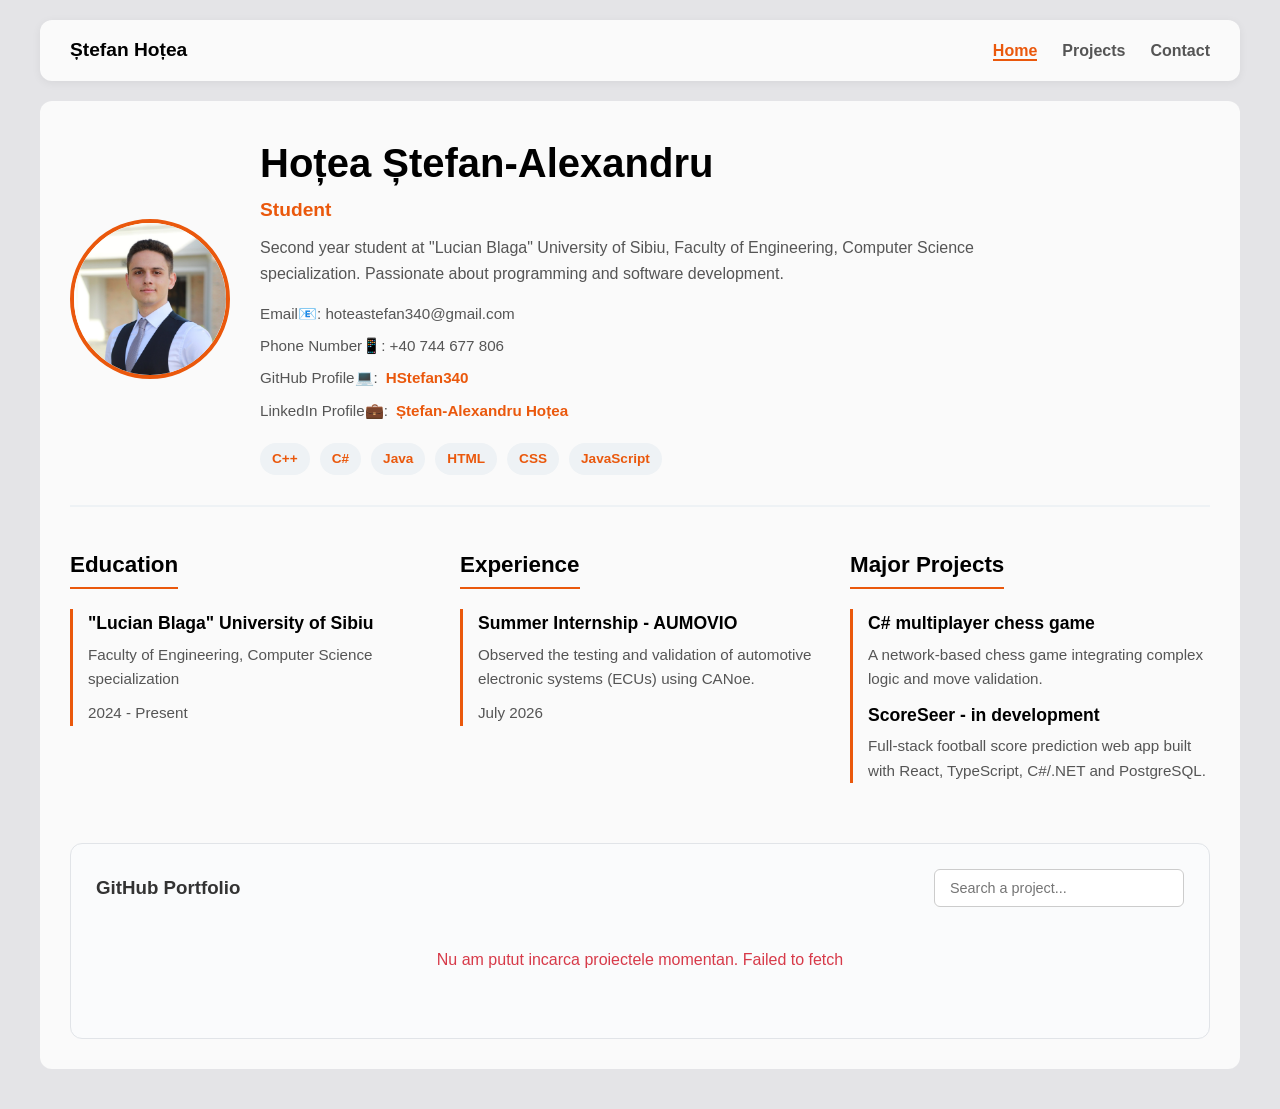
<file: index.html>
<!DOCTYPE html>
<html lang = "en">
    <head>
        <meta charset = "UTF-8">
        <meta name = "viewport" content = "width=device-width, initial-scale = 1.0">
        
        <title>Personal Web Page</title>
        
        <link rel = "stylesheet" href = "css/portfolio-style.css">

        <script src = "js/navigation.js" defer></script>
        <script src = "js/github-api-logic.js" defer></script>
    </head>
    
    <body>
        <nav class = "site-nav">
            <a href = "index.html" class = "nav-brand"> Ștefan Hoțea </a>

            <button type = "button" class = "menu-toggle" aria-label = "Toggle menu" aria-expanded = "false">
                <span></span>
                <span></span>
                <span></span>
            </button>

            <ul class = "nav-menu">
                <li><a href = "index.html" class = "nav-link current">Home</a></li>
                <li><a href = "#portfolio" class = "nav-link">Projects</a></li>
                <li><a href = "contact.html" class = "nav-link">Contact</a></li>
            </ul>
        </nav>

        <div class = "main-container">
            <header class = "profile-section">
                <div class = "profile-image-container">
                    <img src = "profile-picture.jpg" alt = "Profile Picture" class = "profile-picture">
                </div>

                <div class = "profile-info">
                    <h1>Hoțea Ștefan-Alexandru</h1>
                    <h2>Student</h2>
                    <p class = "short-description">
                        Second year student at "Lucian Blaga" University of Sibiu, Faculty of Engineering, Computer Science specialization. Passionate about programming and software development.
                    </p>

                    <div class = "contact-info">
                        <p>Email📧: hoteastefan340@gmail.com</p>
                        <p>Phone Number📱: +40 744 677 806</p>
                        <p>GitHub Profile💻: <a href = "https://github.com/HStefan340" target = "_blank">HStefan340</a></p>
                        <p>LinkedIn Profile💼: <a href = "https://www.linkedin.com/in/%C8%99tefan-alexandru-ho%C8%9Bea-47540a3b8/" target = "_blank">Ștefan-Alexandru Hoțea</a></p>
                    </div>

                    <div class = "skills-container">
                        <span>C++</span>
                        <span>C#</span>
                        <span>Java</span>
                        <span>HTML</span>
                        <span>CSS</span>
                        <span>JavaScript</span>
                    </div>
                </div>
            </header>

            <div class = "cv-grid">
                <section class = "cv-section">
                    <h3>Education</h3>
                    <article class = "education-section">
                        <h4>"Lucian Blaga" University of Sibiu</h4>
                        <p>Faculty of Engineering, Computer Science specialization</p>
                        <p>2024 - Present</p>
                    </article>
                </section>

                <section class = "cv-section">
                    <h3>Experience</h3>
                    <article class = "experience-section">
                        <h4>Summer Internship - AUMOVIO</h4>
                        <p>Observed the testing and validation of automotive electronic systems (ECUs) using CANoe.</p>
                        <p>July 2026</p>
                    </article>
                </section>

                <section class = "cv-section">
                    <h3>Major Projects</h3>
                    <article class = "projects-section">
                        <h4>C# multiplayer chess game </h4>
                        <p>A network-based chess game integrating complex logic and move validation.</p>

                        <h4>ScoreSeer - in development</h4>
                        <p>Full-stack football score prediction web app built with React, TypeScript, C#/.NET and PostgreSQL.</p>
                    </article>
                </section>
            </div>

            <section id = "portfolio" class = "github-portfolio-section">
                <div class = "portfolio-header">
                    <h3>GitHub Portfolio</h3>
                    <input type = "text" id = "project-search-input" class = "search-input" placeholder = "Search a project...">
                </div>

                <div id = "api-loading-message" class = "loading-indicator">
                    <div class = "spinner"></div>
                    <p class = "loading-text">Loading projects...</p>
                </div>

                <p id = "connection-error-container" class = "error-message hidden"></p>

                <div id = "github-projects-grid" class = "projects-grid"></div>
            </section>
        </div>
        
    </body>
</html>
</file>
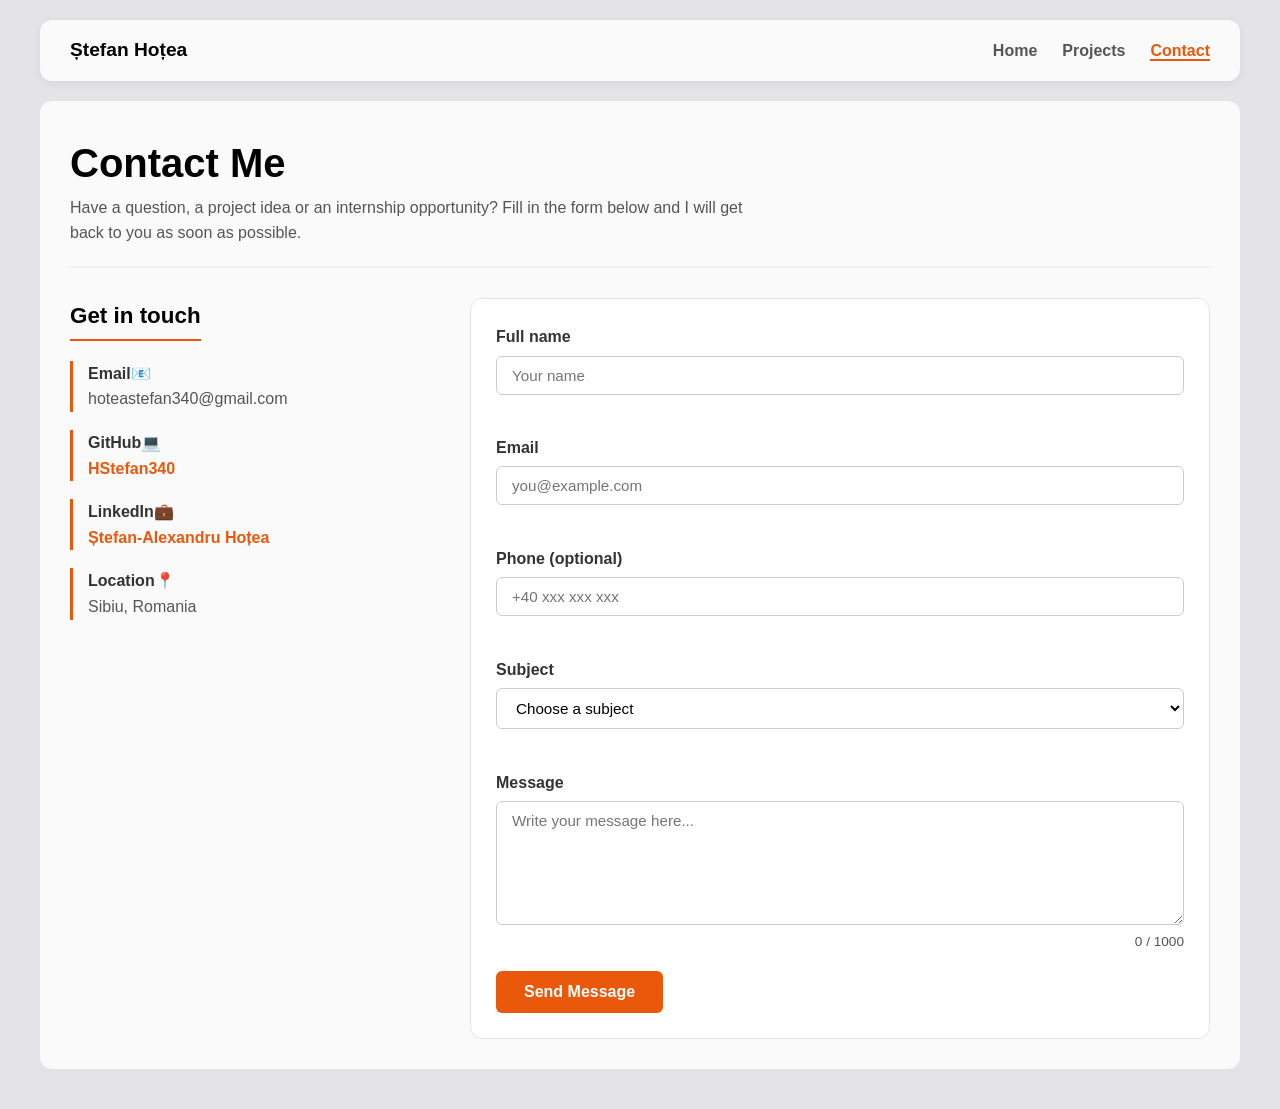
<file: contact.html>
<!DOCTYPE html>
<html lang = "en">
    <head>
        <meta charset = "UTF-8">
        <meta name = "viewport" content = "width=device-width, initial-scale = 1.0">

        <title>Contact - Hoțea Ștefan-Alexandru</title>

        <link rel = "stylesheet" href = "css/portfolio-style.css">
        <link rel = "stylesheet" href = "css/contact.css">

        <script src = "js/navigation.js" defer></script>
        <script src = "js/contact-form.js" defer></script>
    </head>

        <body>
            <nav class = "site-nav">
                <a href = "index.html" class = "nav-brand">Ștefan Hoțea</a>

                <button type = "button" class = "menu-toggle" aria-label = "Toggle menu" aria-expanded = "false">
                    <span></span>
                    <span></span>
                    <span></span>
                </button>

                <ul class = "nav-menu">
                    <li><a href = "index.html" class = "nav-link">Home</a></li>
                    <li><a href = "index.html#portfolio" class = "nav-link">Projects</a></li>
                    <li><a href = "contact.html" class = "nav-link current">Contact</a></li>
                </ul>
            </nav>

            <div class = "main-container">
                <header class = "contact-header">
                    <h1>Contact Me</h1>
                    <p>Have a question, a project idea or an internship opportunity? Fill in the form below and I will get back to you as soon as possible.</p>
                </header>

                <div class = "contact-grid">
                    <section class = "cv-section">
                        <h3>Get in touch</h3>

                        <div class = "contact-item">
                            <h4>Email📧</h4>
                            <p>hoteastefan340@gmail.com</p>
                        </div>

                        <div class = "contact-item">
                            <h4>GitHub💻</h4>
                            <a href = "https://github.com/HStefan340" target = "_blank">HStefan340</a>
                        </div>

                        <div class = "contact-item">
                            <h4>LinkedIn💼</h4>
                            <a href = "https://www.linkedin.com/in/%C8%99tefan-alexandru-ho%C8%9Bea-47540a3b8/" target = "_blank">Ștefan-Alexandru Hoțea</a>
                        </div>

                        <div class = "contact-item">
                            <h4>Location📍</h4>
                            <p>Sibiu, Romania</p>
                        </div>
                    </section>

                    <form id = "contact-form" class = "contact-form" novalidate>
                        <label class = "form-group">
                            Full name
                            <input type = "text" name = "name" placeholder = "Your name" autocomplete = "name">
                            <small class = "field-error"></small>
                        </label>

                        <label class = "form-group">
                            Email
                            <input type = "email" name = "email" placeholder = "you@example.com" autocomplete = "email">
                            <small class = "field-error"></small>
                        </label>

                        <label class = "form-group">
                            Phone (optional)
                            <input type = "tel" name = "phone" placeholder = "+40 xxx xxx xxx" autocomplete = "tel">
                            <small class = "field-error"></small>
                        </label>

                        <label class = "form-group">
                            Subject
                            <select name = "subject">
                                <option value = "">Choose a subject</option>
                                <option>General question</option>
                                <option>Project collaboration</option>
                                <option>Internship / Job opportunity</option>
                            </select>

                            <small class = "field-error"></small>
                        </label>

                        <label class = "form-group">
                            Message
                            <textarea name = "message" rows = "6" placeholder = "Write your message here..."></textarea>
                            <div class = "message-footer">
                                <small class = "field-error"></small>
                                <small id = "message-counter" class = "character-counter">0 / 1000</small>
                            </div>
                        </label>

                        <button type = "submit" class = "submit-button">Send Message</button>

                        <p id = "form-success" class = "success-message hidden"></p>
                    </form>
                </div>
            </div>
        </body>
</html>
</file>
<file: css/portfolio-style.css>
*{
    box-sizing: border-box;
    margin: 0;
    padding: 0;
    font-family: 'Segoe UI', Tahoma, Geneva, Verdana, sans-serif;
}

body{
    background-color: #e4e4e7;
    color: #333;/**/
    line-height: 1.6;
}

.main-container{
    width: 95%;
    max-width: 1200px;
    margin: 40px auto;
    padding: 30px;
    background-color: #fafafa;
    border-radius: 12px;
}

.profile-section{
    display: flex;
    align-items: center;
    gap: 30px;
    padding-bottom: 30px;
    border-bottom: 2px solid #eef2f5;
    margin-bottom: 40px;
}

.profile-picture{
    width: 160px;
    height: 160px;
    border-radius: 50%;
    object-fit: cover;
    border: 4px solid #ea580c;
}

.profile-info h1{
    font-size: 2.5rem;
    color: #000;
}

.profile-info h2{
    font-size: 1.2rem;
    color: #ea580c;
    margin-bottom: 10px;
}

.short-description{
    color: #555;
    margin-bottom: 15px;
    max-width: 800px;
}

.contact-info{
    display: flex;
    flex-direction: column;
    gap: 8px;
    margin-bottom: 20px;
    font-size: 0.95rem;
    color: #555;
}

.contact-info p{
    display: flex;
    align-items: center;
    gap: 8px;
}

.contact-info a{
    color: #ea580c;
    text-decoration: none;
    font-weight: 600;
    transition: color 0.2s ease;
}

.contact-info a:hover{
    color: #c2410c; 
    text-decoration: underline;
}

.skills-container{
    display: flex;
    flex-wrap: wrap;
    gap: 10px;
}

.skills-container span{
    background-color: #eef2f5;
    color: #ea580c;
    padding: 5px 12px;
    border-radius: 20px;
    font-size: 0.85rem;
    font-weight: 600; 
}

.cv-grid{
    display: grid;
    grid-template-columns: repeat(3, 1fr);
    gap: 30px;
    margin-bottom: 40px;
}

.cv-section h3{
    font-size: 1.4rem;
    margin-bottom: 20px;
    color: #000;
    border-bottom: 2px solid #ea580c;
    display: inline-block;
    padding-bottom: 5px;
}

.education-section, .experience-section, .projects-section{
    margin-bottom: 20px;
    padding-left: 15px;
    border-left: 3px solid #ea580c;
}

.education-section h4, .experience-section h4, .projects-section h4{
    color: #000;
    font-size: 1.1rem;
    margin-bottom: 5px;
}

.education-section p, .experience-section p, .projects-section p{
    font-size: 0.95rem;
    color: #555;
    margin-bottom: 10px;
}

.github-portfolio-section{
    background-color: #fafbfc;
    padding: 25px;
    border-radius: 12px;
    border: 1px solid #e1e4e8;
}

.portfolio-header {
    display: flex;
    justify-content: space-between;
    align-items: center;
    margin-bottom: 20px;
}

.search-input{
    padding: 10px 15px;
    border: 1px solid #ccc;
    border-radius: 6px;
    width: 250px;
    font-size: 0.9rem;
}

.projects-grid{
    display: grid;
    grid-template-columns: repeat(auto-fill, minmax(300px, 1fr));
    gap: 20px;
    margin-top: 20px;
}

.hidden{
    display: none !important;
}

.loading-indicator{
    display: flex;
    flex-direction: column;
    align-items: center;
    padding: 40px;
    gap: 15px;
}

.spinner{
    width: 50px;
    height: 50px;
    border: 5px solid #eef2f5;
    border-top: 5px solid #e11d48;
    border-radius: 50%;
    animation: spin 1s linear infinite;
}

.loading-text{
    color: #e11d48;
    font-weight: 600;
    font-size: 1.1rem;
}

@keyframes spin{
    0% { transform: rotate(0deg); }
    100% { transform: rotate(360deg); }
}

.error-message{
    color: #d73a49;
    text-align: center;
    padding: 20px;
}

.project-card{
    background: #fff;
    border: 1px solid #e11d48;
    border-radius: 8px;
    padding: 20px;
    display: flex;
    flex-direction: column;
}

.project-card h4{
    color: #e11d48;
    font-size: 1.2rem;
    margin-bottom: 10px;
}

.project-description{
    flex-grow: 1;
    font-size: 0.95rem;
    color: #586069;
    margin-bottom: 15px;
}

.project-stats{
    display: flex;
    gap: 15px;
    font-size: 0.85rem;
    color: #586069;
    align-items: center;
    margin-bottom: 5px;
}

.language-tag{
    background-color: #f1f8ff;
    color: #e11d48;
    padding: 3px 8px;
    border-radius: 12px;
    font-weight: bold;
}

.github-link{
    display: inline-block;
    text-align: center;
    background-color: #2ea44f;
    color: white;
    text-decoration: none;
    padding: 8px 12px;
    border-radius: 6px;
    font-size: 0.9rem;
    font-weight: 600;
}

.github-link:hover{
    background-color: #2c974b;
}

:root{
    --primary-color: #ea580c;
    --primary-dark: #c2410c;
    --error-color: #d73a49;
    --success-color: #2ea44f;
}

html{
    scroll-behavior: smooth;
}

#portfolio{
    scroll-margin-top: 100px;
}

.site-nav{
    position: sticky;
    top: 0;
    z-index: 100;
    display: flex;
    flex-wrap: wrap;
    justify-content: space-between;
    align-items: center;
    width: 95%;
    max-width: 1200px;
    margin: 20px auto 0;
    padding: 15px 30px;
    background-color: #fafafa;
    border-radius: 12px;
    box-shadow: 0 2px 10px rgba(0, 0, 0, 0.06);
}

.site-nav + .main-container{
    margin-top: 20px;
}

.nav-brand{
    font-size: 1.2rem;
    font-weight: 700;
    color: #000;
    text-decoration: none;
}

.nav-menu{
    display: flex;
    gap: 25px;
    list-style: none;
}

.nav-link{
    color: #555;
    font-weight: 600;
    text-decoration: none;
    border-bottom: 2px solid transparent;
    transition: 0.2s;
}

.nav-link:hover, .nav-link.current{
    color: var(--primary-color);
    border-bottom-color: var(--primary-color);
}

.menu-toggle{
    display: none;
    flex-direction: column;
    gap: 5px;
    background: none;
    border: none;
    cursor: pointer;
}

.menu-toggle span{
    width: 25px;
    height: 3px;
    background-color: #000;
    transition: 0.3s;
}

.site-nav.open span:nth-child(1){transform: translateY(8px) rotate(45deg);}
.site-nav.open span:nth-child(2){opacity: 0;}
.site-nav.open span:nth-child(3){transform: translateY(-8px) rotate(-45deg);}

@media screen and (max-width: 768px){
    .main-container{
        margin: 20px auto;
        padding: 15px;
    }

    .profile-section{
        flex-direction: column;
        text-align: center;
        gap: 15px;
    }

    .skills-container{
        justify-content: center;
    }

    .cv-grid{
        grid-template-columns: 1fr;
        gap: 20px;
    }

    .portfolio-header{
        flex-direction: column;
        gap: 15px;
        align-items: stretch;
    }

    .search-input{
        width: 100%;
    }

    .github-portfolio-section{
        padding: 15px;
    }

    .projects-grid{
        grid-template-columns: 1fr;
    }

    .site-nav{
        padding: 15px;
    }

    .menu-toggle{
        display: flex;
    }

    .nav-menu{
        flex-direction: column;
        width: 100%;
        gap: 15px;
        max-height: 0;
        overflow: hidden;
        visibility: hidden;
        transition: 0.3s;
    }

    .site-nav.open .nav-menu{
        max-height: 200px;
        padding-top: 15px;
        visibility: visible;
    }
}
</file>
<file: css/contact.css>
.contact-header{
    padding-bottom: 20px;
    margin-bottom: 30px;
    border-bottom: 2px solid #eef2f5;
}

.contact-header h1{
    font-size: 2.5rem;
    color: #000;
}

.contact-header p{
    color: #555;
    max-width: 700px;
}

.contact-grid{
    display: grid;
    grid-template-columns: 1fr 2fr;
    gap: 30px;
    align-items: start;
}

.contact-item{
    padding-left: 15px;
    border-left: 3px solid var(--primary-color);
    margin-bottom: 18px;
}

.contact-item a{
    color: var(--primary-color);
    font-weight: 600;
    text-decoration: none;
}

.contact-item a:hover{
    color: var(--primary-dark);
    text-decoration: underline;
}

.contact-item p{
    color: #555;
}

.contact-form{
    display: flex;
    flex-direction: column;
    gap: 18px;
    padding: 25px;
    background-color: #fff;
    border: 1px solid #e1e4e8;
    border-radius: 12px;
}

.form-group{
    display: flex;
    flex-direction: column;
    gap: 6px;
    font-weight: 600;
}

.field-error, .character-counter{
    font-size: 0.85rem;
    font-weight: 400;
    color: #555;
}

.form-group input, .form-group select, .form-group textarea{
    padding: 10px 15px;
    border: 1px solid #ccc;
    border-radius: 6px;
    font-size: 0.95rem;
    font-weight: 400;
    background-color: #fff;
    scroll-margin-top: 100px;
    transition: 0.2s;
}

.form-group textarea{
    resize: vertical;
}

.form-group :focus{
    outline: none;
    border-color: var(--primary-color);
    box-shadow: 0 0 0 3px rgba(234, 88, 12, 0.15);
}

.form-group .valid{
    border-color: var(--success-color);
}

.form-group .invalid{
    border-color: var(--error-color);
    box-shadow: 0 0 0 3px rgba(215, 58, 73, 0.15);
}

.field-error{
    min-height: 1.2em;
    color: var(--error-color);
}

.message-footer{
    display: flex;
    justify-content: space-between;
}

.character-counter.over-limit{
    color: var(--error-color);
    font-weight: 600;
}

.submit-button{
    align-self: flex-start;
    padding: 12px 28px;
    border: none;
    border-radius: 6px;
    background-color: var(--primary-color);
    color: #fff;
    font-size: 1rem;
    font-weight: 600;
    cursor: pointer;
    transition: 0.2s;
}

.submit-button:hover{
    background-color: var(--primary-dark);
    transform: translateY(-2px);
}

.success-message{
    padding: 12px 15px;
    border: 1px solid var(--success-color);
    border-radius: 6px;
    background-color: #e6f6ec;
    color: #1f7a3a;
}

@media screen and (max-width: 768px)
{
    .contact-header{
        text-align: center;
    }

    .contact-header H1{
        font-size: 2rem;
    }

    .contact-grid{
        grid-template-columns: 1fr;
    }

    .submit-button{
        align-self: stretch;
    }
}
</file>
